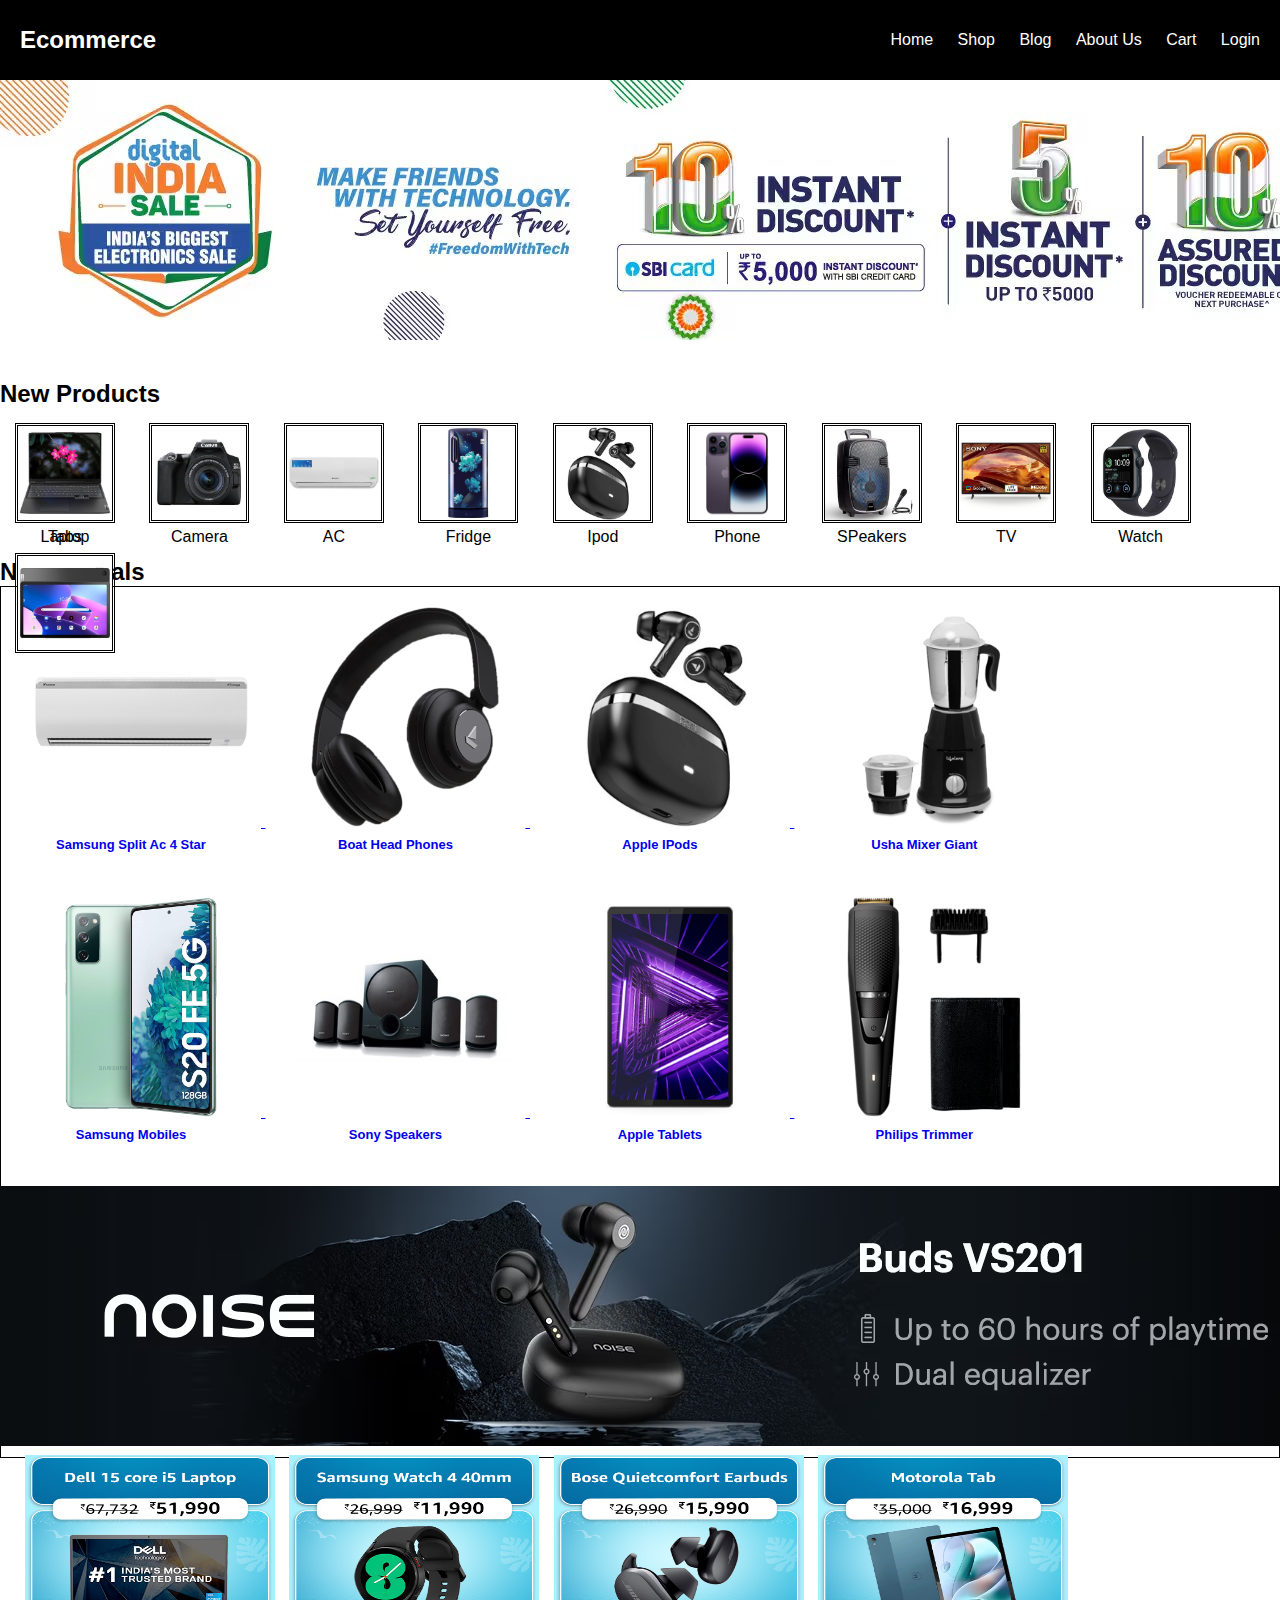
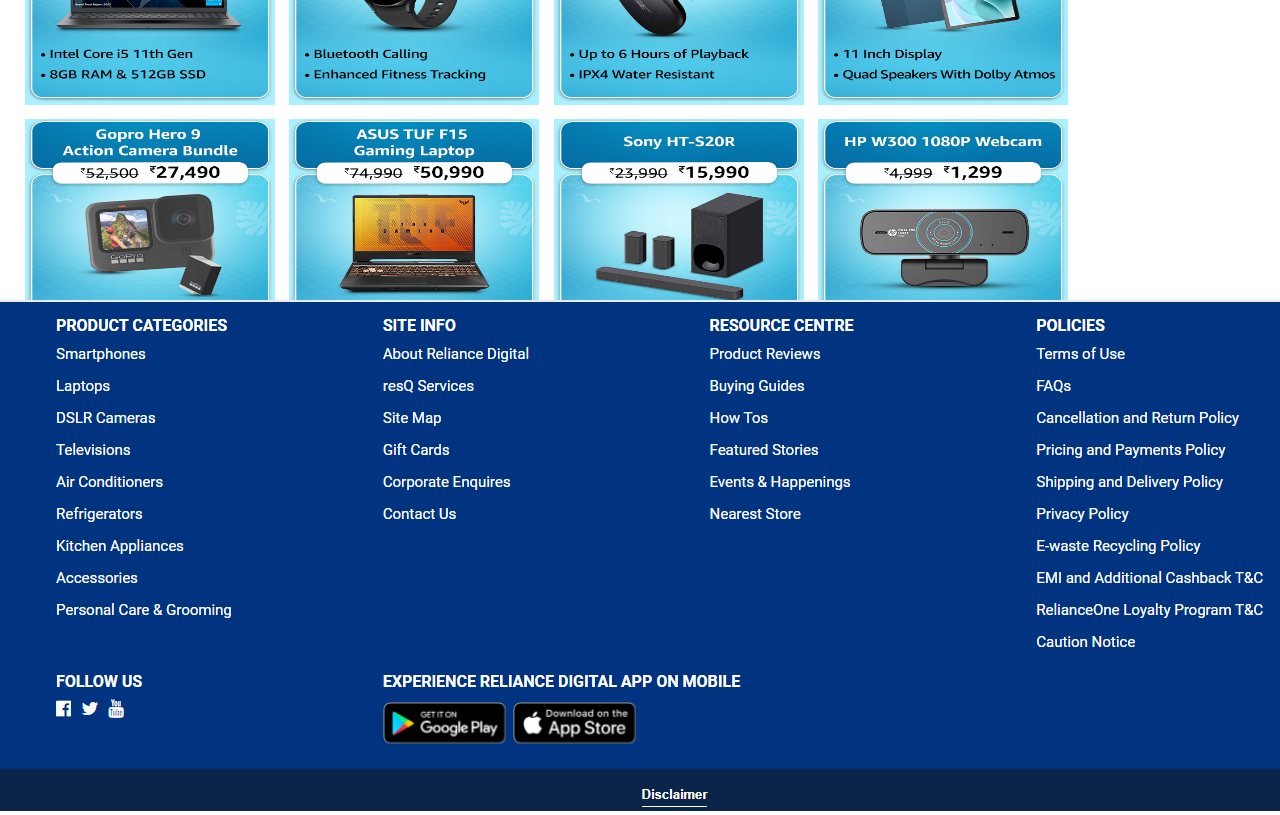
<file: index.html>
<!DOCTYPE html>
<html lang="en">

<head>
    <meta charset="UTF-8">
    <meta name="viewport" content="width=device-width, initial-scale=1.0">
    <link rel="stylesheet" href="styles.css">
    <title>Ecommerce</title>
</head>

<body>

    <div class="main-section">

        <div class="navbar">
            <div class="company">
                <h2>Ecommerce</h2>
            </div>
            <div class="products">
                <ul>
                    <li>Home</li>
                    <li>Shop</li>
                    <li>Blog</li>
                    <li>About Us</li>
                    <li>Cart</li>
                    <li>Login</li>
                </ul>
            </div>

        </div>
        <div class="banner-section">
            <img src="assets/Banner-1.jpg" alt="banner" />
        </div>
        <div>
            <h2>New Products</h2>
        </div>
        <div class="category-section">
            <ul>
                <li>
                    <img src="assets/Categories/laptop.jpg" />
                    <span>Laptop</span>
                </li>
                <li>
                    <img src="assets/Categories/camera.jpg" />
                    <span>Camera</span>
                </li>
                <li>
                    <img src="assets/Categories/Ac.jpg" />
                    <span>AC</span>
                </li>
                <li>
                    <img src="assets/Categories/fridge.jpg" />
                    <span>Fridge</span>
                </li>
                <li>
                    <img src="assets/Categories/ipods.jpg" />
                    <span>Ipod</span>
                </li>
                <li>
                    <img src="assets/Categories/phone.png" />
                    <span>Phone</span>
                </li>
                <li>
                    <img src="assets/Categories/speakers.jpg" />
                    <span>SPeakers</span>
                </li>
                <li>
                    <img src="assets/Categories/Tv.jpg" />
                    <span>TV</span>
                </li>
                <li>
                    <img src="assets/Categories/watch.jpg" />
                    <span>Watch</span>
                </li>
                <li>
                    <img src="assets/Categories/tabs.jpg" />
                    <span>Tabs</span>
                </li>
            </ul>
        </div>
        <div>
            <h2>New Arrivals</h2>
        </div>

        <div class="arrival-section">
            <div class="sub-section">
                <ul>
                    <a href="Aircondition.html">
                        <li>
                            <img src="assets/Arrival/arr-ac.jpg" alt="" />
                            <span>Samsung Split Ac 4 Star </span>
                        </li>
                    </a>
                    <a href="headphones.html">

                        <li>
                            <img src="assets/Arrival/arr-headP.png" alt="" />
                            <span>Boat Head Phones</span>
                        </li>
                    </a>
                    <a href="ipod.html">

                        <li>
                            <img src="assets/Arrival/arr-ipod.jpg" alt="" />
                            <span>Apple IPods</span>
                        </li>
                    </a>
                    <a href="mixer.html">

                        <li>
                            <img src="assets/Arrival/arr-mixer.jpg" alt="" />
                            <span>Usha Mixer Giant</span>
                        </li>
                    </a>
                    <a href="mobile.html">

                        <li>
                            <img src="assets/Arrival/arr-mobile.png" alt="" />
                            <span>Samsung Mobiles </span>
                        </li>
                    </a>
                    <a href="speaker.html">

                        <li>
                            <img src="assets/Arrival/arr-speaker.jpg" alt="" />
                            <span> Sony Speakers</span>
                        </li>
                    </a>
                    <a href="tabs.html">

                        <li>
                            <img src="assets/Arrival/arr-tab.jpg" alt="" />
                            <span>Apple Tablets</span>
                        </li>
                    </a>
                    <a href="trimmer.html">

                        <li>
                            <img src="assets/Arrival/arr-trimmer.png" alt="" />
                            <span>Philips Trimmer</span>
                        </li>
                    </a>
                    <a href="tv.html">

                        <li>
                            <img src="assets/Arrival/arr-watch.jpg" alt="" />
                            <span>Apple Smart Watch</span>
                        </li>
                    </a>
                    <a href="laptop.html">

                        <li>
                            <img src="assets/Arrival/arr-laptop.png" alt="" />
                            <span>Dell Laptop</span>
                        </li>
                    </a>
                </ul>

            </div>
        </div>
        <div class="banner-2">
            <img src="assets/Banner-2.jpg" alt="">
        </div>
        <div class="discount-section">
            <img src="assets/Discount/disc-1.jpg" alt="">
            <img src="assets/Discount/disc-2.jpg" alt="">
            <img src="assets/Discount/disc-3.jpg" alt="">
            <img src="assets/Discount/disc-4.jpg" alt="">
            <img src="assets/Discount/disc-5.jpg" alt="">
            <img src="assets/Discount/disc-6.jpg" alt="">
            <img src="assets/Discount/disc-7.jpg" alt="">
            <img src="assets/Discount/disc-8.jpg" alt="">
            <img src="assets/Discount/disc-9.jpg" alt="">
            <img src="assets/Discount/disc-10.jpg" alt="">
        </div>
        <div class="footer">
            <img src="assets/footer.png" alt="">
        </div>
    </div>


</body>

</html>
</file>
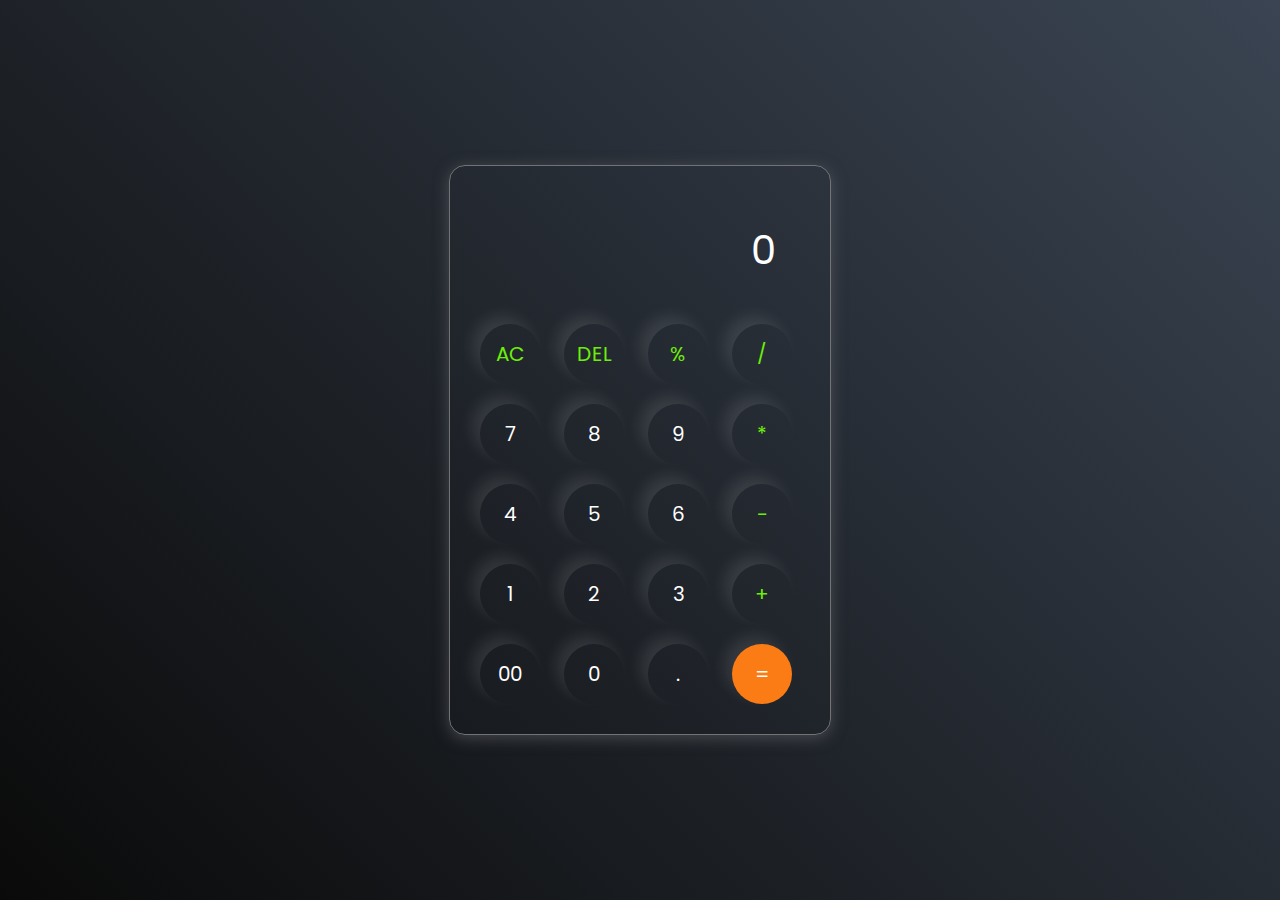
<file: calculator/index.html>
<!DOCTYPE html>
<html lang="en">
  <head>
    <meta charset="UTF-8" />
    <meta http-equiv="X-UA-Compatible" content="IE=edge" />
    <meta name="viewport" content="width=device-width, initial-scale=1.0" />
    <link rel="stylesheet" href="style.css" />
    <title>Calculator - By Code Traversal</title>
  </head>
  <body>
    <div class="container">
      <div class="calculator">
        <input type="text" id="inputBox" placeholder="0" />
        <div>
          <button class="button operator">AC</button>
          <button class="button operator">DEL</button>
          <button class="button operator">%</button>
          <button class="button operator">/</button>
        </div>
        <div>
          <button class="button">7</button>
          <button class="button">8</button>
          <button class="button">9</button>
          <button class="button operator">*</button>
        </div>
        <div>
          <button class="button">4</button>
          <button class="button">5</button>
          <button class="button">6</button>
          <button class="button operator">-</button>
        </div>
        <div>
          <button class="button">1</button>
          <button class="button">2</button>
          <button class="button">3</button>
          <button class="button operator">+</button>
        </div>

        <div>
          <button class="button">00</button>
          <button class="button">0</button>
          <button class="button">.</button>
          <button class="button equalBtn">=</button>
        </div>
      </div>
    </div>

    <script src="script.js"></script>
  </body>
</html>
</file>
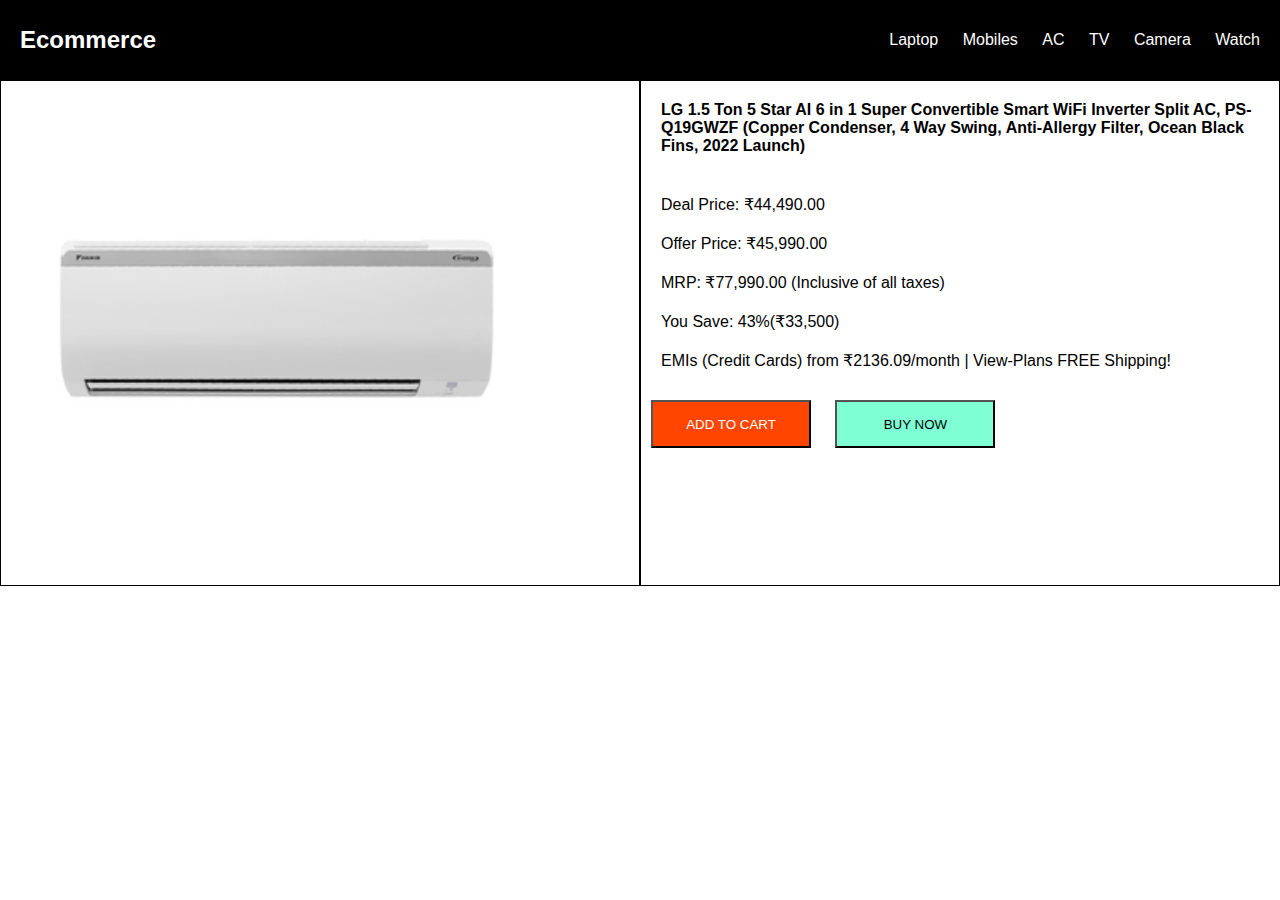
<file: Aircondition.html>
<!DOCTYPE html>
<html lang="en">

<head>
    <meta charset="UTF-8">
    <meta name="viewport" content="width=device-width, initial-scale=1.0">
    <link rel="stylesheet" href="styles.css" />
    <title>AC</title>
</head>

<body>
    <div class="navbar">
        <div class="company">
            <h2>Ecommerce</h2>
        </div>
        <div class="products">
            <ul>
                <li>Laptop</li>
                <li>Mobiles</li>
                <li>AC</li>
                <li>TV</li>
                <li>Camera</li>
                <li>Watch</li>
            </ul>
        </div>

    </div>

    <div class="product-detail">
        <div class="pro-left">
            <img src="assets/Arrival/arr-ac.jpg" alt="">
        </div>
        <div class="pro-right">
            <h4>
                LG 1.5 Ton 5 Star AI 6 in 1 Super Convertible Smart WiFi Inverter Split AC, PS-Q19GWZF (Copper Condenser, 4 Way Swing, Anti-Allergy Filter, Ocean Black Fins, 2022 Launch)

            </h4>
            <ul>
                <li>Deal Price: ₹44,490.00</li>
                <li>Offer Price: ₹45,990.00</li>
                <li>MRP: ₹77,990.00 (Inclusive of all taxes)</li>
                <li>You Save: 43%(₹33,500)</li>
                <li>EMIs (Credit Cards) from ₹2136.09/month | View-Plans FREE Shipping!
                </li>
            </ul>
            <div class="pro-button">
                <button class="addBtn">ADD TO CART</button>
                <button class="buyBtn">BUY NOW</button>
            </div>
        </div>

    </div>

</body>

</html>
</file>
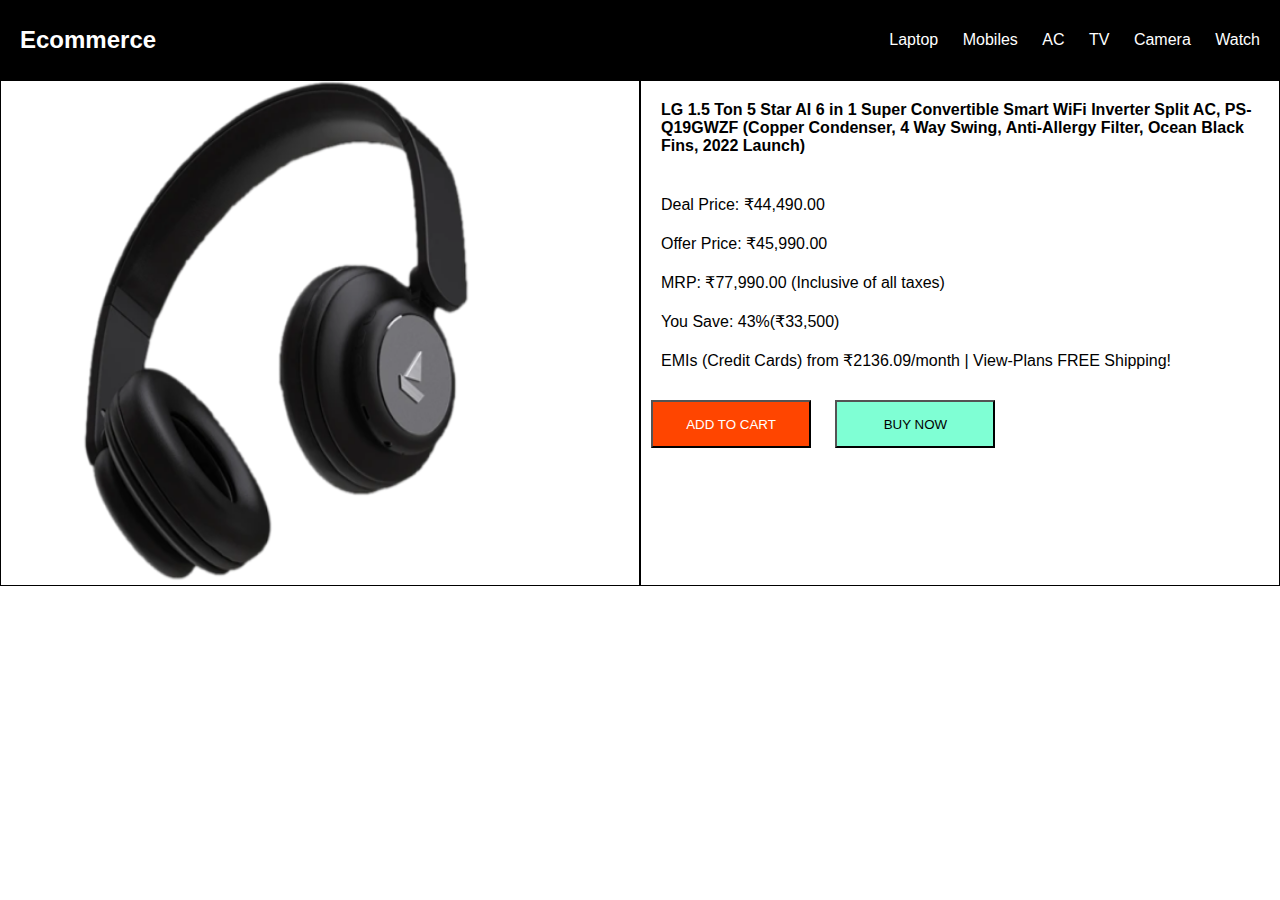
<file: headphones.html>
<!DOCTYPE html>
<html lang="en">

<head>
    <meta charset="UTF-8">
    <meta name="viewport" content="width=device-width, initial-scale=1.0">
    <link rel="stylesheet" href="styles.css" />
    <title>HeadPhone</title>
</head>

<body>
    <div class="navbar">
        <div class="company">
            <h2>Ecommerce</h2>
        </div>
        <div class="products">
            <ul>
                <li>Laptop</li>
                <li>Mobiles</li>
                <li>AC</li>
                <li>TV</li>
                <li>Camera</li>
                <li>Watch</li>
            </ul>
        </div>

    </div>

    <div class="product-detail">
        <div class="pro-left">
            <img src="assets/Arrival/arr-headP.png" alt="">
        </div>
        <div class="pro-right">
            <h4>
                LG 1.5 Ton 5 Star AI 6 in 1 Super Convertible Smart WiFi Inverter Split AC, PS-Q19GWZF (Copper Condenser, 4 Way Swing, Anti-Allergy Filter, Ocean Black Fins, 2022 Launch)

            </h4>
            <ul>
                <li>Deal Price: ₹44,490.00</li>
                <li>Offer Price: ₹45,990.00</li>
                <li>MRP: ₹77,990.00 (Inclusive of all taxes)</li>
                <li>You Save: 43%(₹33,500)</li>
                <li>EMIs (Credit Cards) from ₹2136.09/month | View-Plans FREE Shipping!
                </li>
            </ul>
            <div class="pro-button">
                <button class="addBtn">ADD TO CART</button>
                <button class="buyBtn">BUY NOW</button>
            </div>
        </div>

    </div>

</body>

</html>
</file>
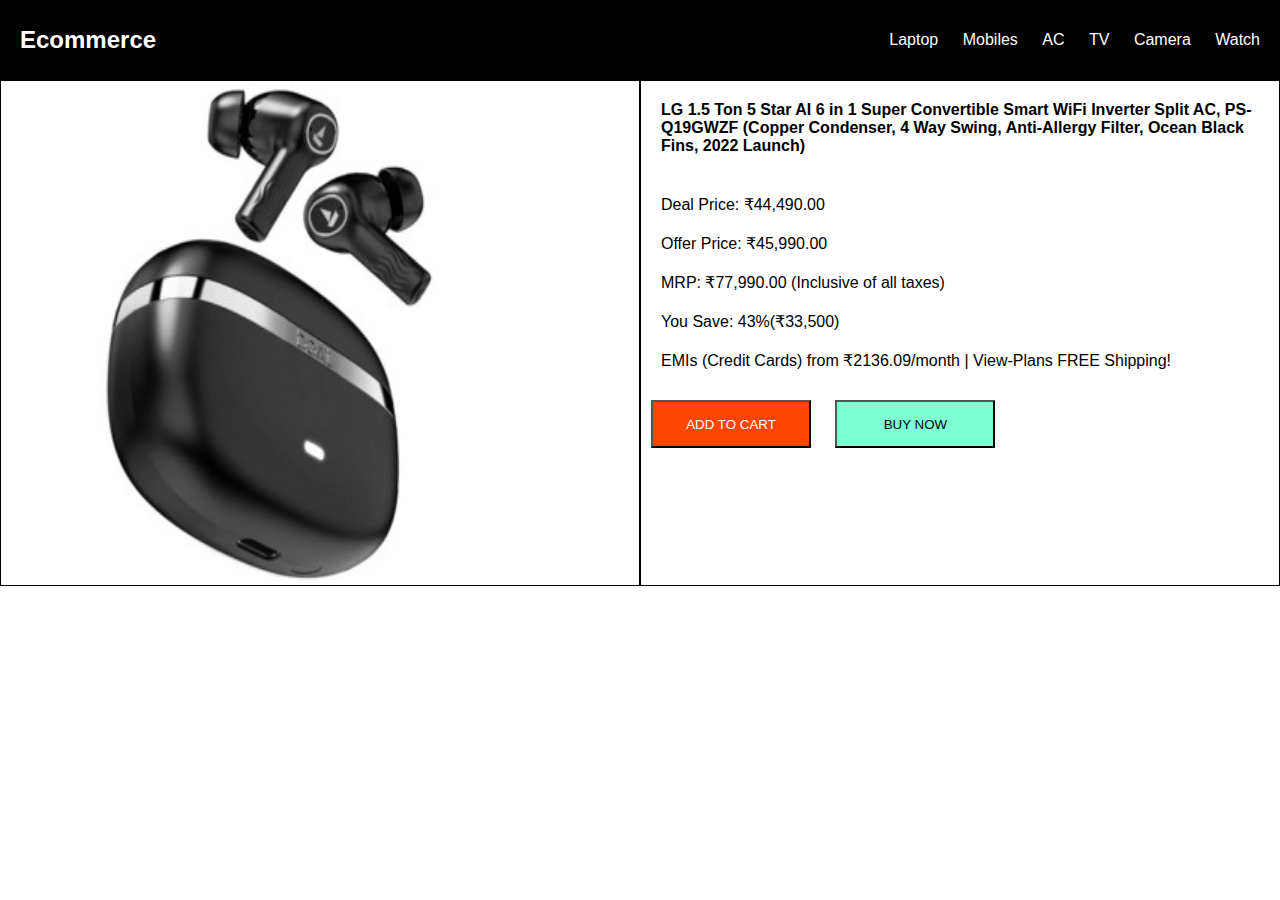
<file: ipod.html>
<!DOCTYPE html>
<html lang="en">

<head>
    <meta charset="UTF-8">
    <meta name="viewport" content="width=device-width, initial-scale=1.0">
    <link rel="stylesheet" href="styles.css" />
    <title>Ipod</title>
</head>

<body>
    <div class="navbar">
        <div class="company">
            <h2>Ecommerce</h2>
        </div>
        <div class="products">
            <ul>
                <li>Laptop</li>
                <li>Mobiles</li>
                <li>AC</li>
                <li>TV</li>
                <li>Camera</li>
                <li>Watch</li>
            </ul>
        </div>

    </div>

    <div class="product-detail">
        <div class="pro-left">
            <img src="assets/Arrival/arr-ipod.jpg" alt="">
        </div>
        <div class="pro-right">
            <h4>
                LG 1.5 Ton 5 Star AI 6 in 1 Super Convertible Smart WiFi Inverter Split AC, PS-Q19GWZF (Copper Condenser, 4 Way Swing, Anti-Allergy Filter, Ocean Black Fins, 2022 Launch)

            </h4>
            <ul>
                <li>Deal Price: ₹44,490.00</li>
                <li>Offer Price: ₹45,990.00</li>
                <li>MRP: ₹77,990.00 (Inclusive of all taxes)</li>
                <li>You Save: 43%(₹33,500)</li>
                <li>EMIs (Credit Cards) from ₹2136.09/month | View-Plans FREE Shipping!
                </li>
            </ul>
            <div class="pro-button">
                <button class="addBtn">ADD TO CART</button>
                <button class="buyBtn">BUY NOW</button>
            </div>
        </div>

    </div>

</body>

</html>
</file>
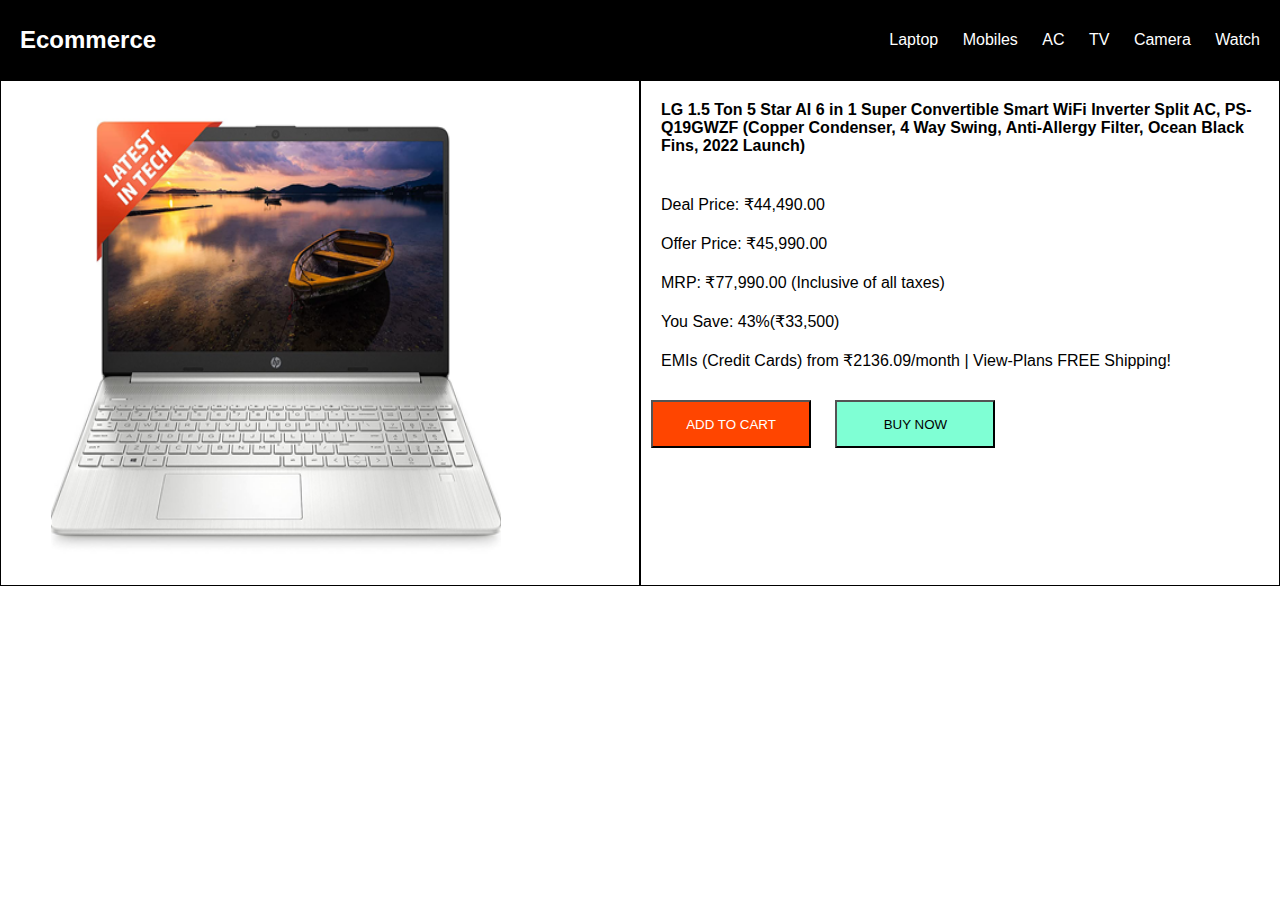
<file: laptop.html>
<!DOCTYPE html>
<html lang="en">

<head>
    <meta charset="UTF-8">
    <meta name="viewport" content="width=device-width, initial-scale=1.0">
    <link rel="stylesheet" href="styles.css" />
    <title>Laptop</title>
</head>

<body>
    <div class="navbar">
        <div class="company">
            <h2>Ecommerce</h2>
        </div>
        <div class="products">
            <ul>
                <li>Laptop</li>
                <li>Mobiles</li>
                <li>AC</li>
                <li>TV</li>
                <li>Camera</li>
                <li>Watch</li>
            </ul>
        </div>

    </div>

    <div class="product-detail">
        <div class="pro-left">
            <img src="assets/Arrival/arr-laptop.png" alt="">
        </div>
        <div class="pro-right">
            <h4>
                LG 1.5 Ton 5 Star AI 6 in 1 Super Convertible Smart WiFi Inverter Split AC, PS-Q19GWZF (Copper Condenser, 4 Way Swing, Anti-Allergy Filter, Ocean Black Fins, 2022 Launch)

            </h4>
            <ul>
                <li>Deal Price: ₹44,490.00</li>
                <li>Offer Price: ₹45,990.00</li>
                <li>MRP: ₹77,990.00 (Inclusive of all taxes)</li>
                <li>You Save: 43%(₹33,500)</li>
                <li>EMIs (Credit Cards) from ₹2136.09/month | View-Plans FREE Shipping!
                </li>
            </ul>
            <div class="pro-button">
                <button class="addBtn">ADD TO CART</button>
                <button class="buyBtn">BUY NOW</button>
            </div>
        </div>

    </div>

</body>

</html>
</file>
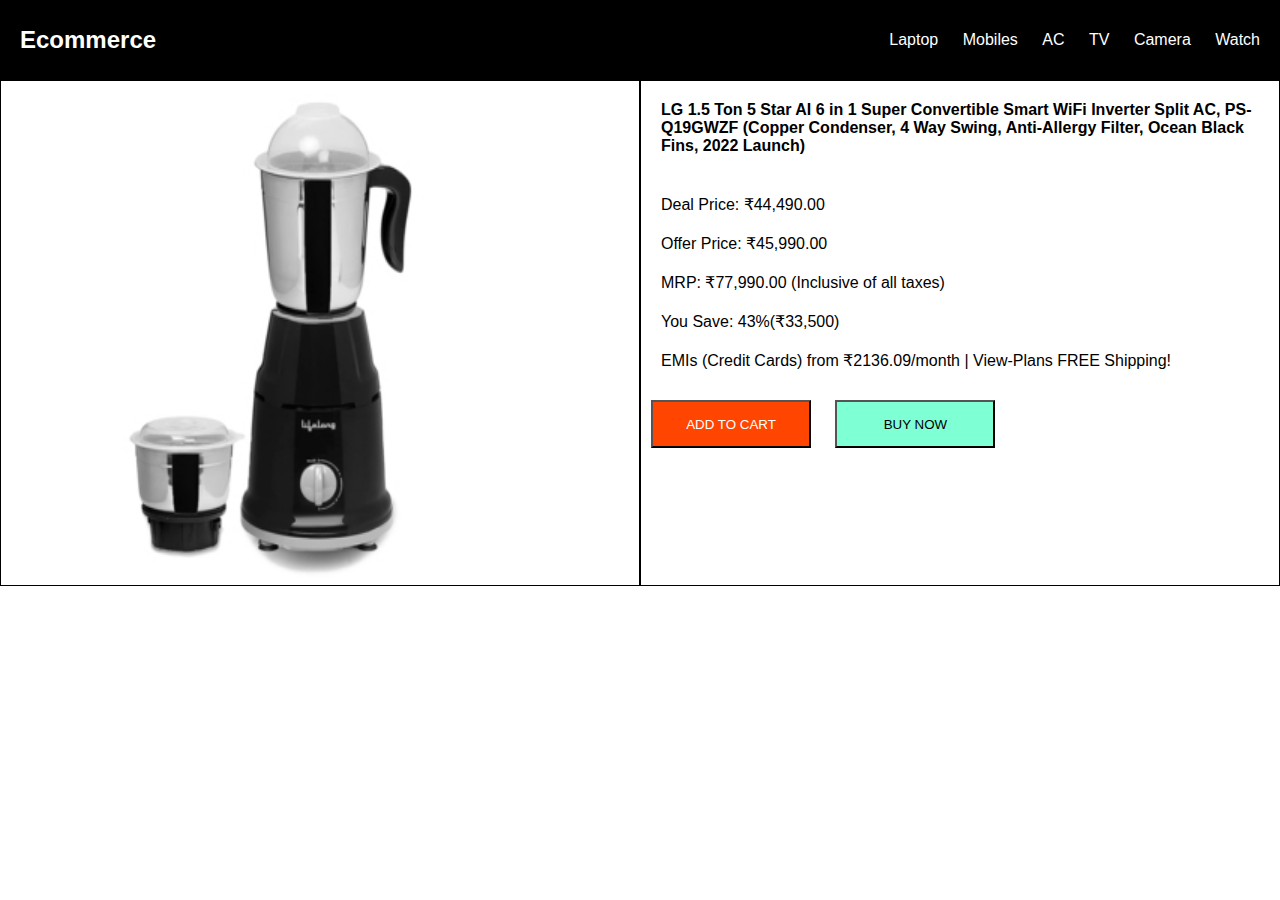
<file: mixer.html>
<!DOCTYPE html>
<html lang="en">

<head>
    <meta charset="UTF-8">
    <meta name="viewport" content="width=device-width, initial-scale=1.0">
    <link rel="stylesheet" href="styles.css" />
    <title>Mixer</title>
</head>

<body>
    <div class="navbar">
        <div class="company">
            <h2>Ecommerce</h2>
        </div>
        <div class="products">
            <ul>
                <li>Laptop</li>
                <li>Mobiles</li>
                <li>AC</li>
                <li>TV</li>
                <li>Camera</li>
                <li>Watch</li>
            </ul>
        </div>

    </div>

    <div class="product-detail">
        <div class="pro-left">
            <img src="assets/Arrival/arr-mixer.jpg" alt="">
        </div>
        <div class="pro-right">
            <h4>
                LG 1.5 Ton 5 Star AI 6 in 1 Super Convertible Smart WiFi Inverter Split AC, PS-Q19GWZF (Copper Condenser, 4 Way Swing, Anti-Allergy Filter, Ocean Black Fins, 2022 Launch)

            </h4>
            <ul>
                <li>Deal Price: ₹44,490.00</li>
                <li>Offer Price: ₹45,990.00</li>
                <li>MRP: ₹77,990.00 (Inclusive of all taxes)</li>
                <li>You Save: 43%(₹33,500)</li>
                <li>EMIs (Credit Cards) from ₹2136.09/month | View-Plans FREE Shipping!
                </li>
            </ul>
            <div class="pro-button">
                <button class="addBtn">ADD TO CART</button>
                <button class="buyBtn">BUY NOW</button>
            </div>
        </div>

    </div>

</body>

</html>
</file>
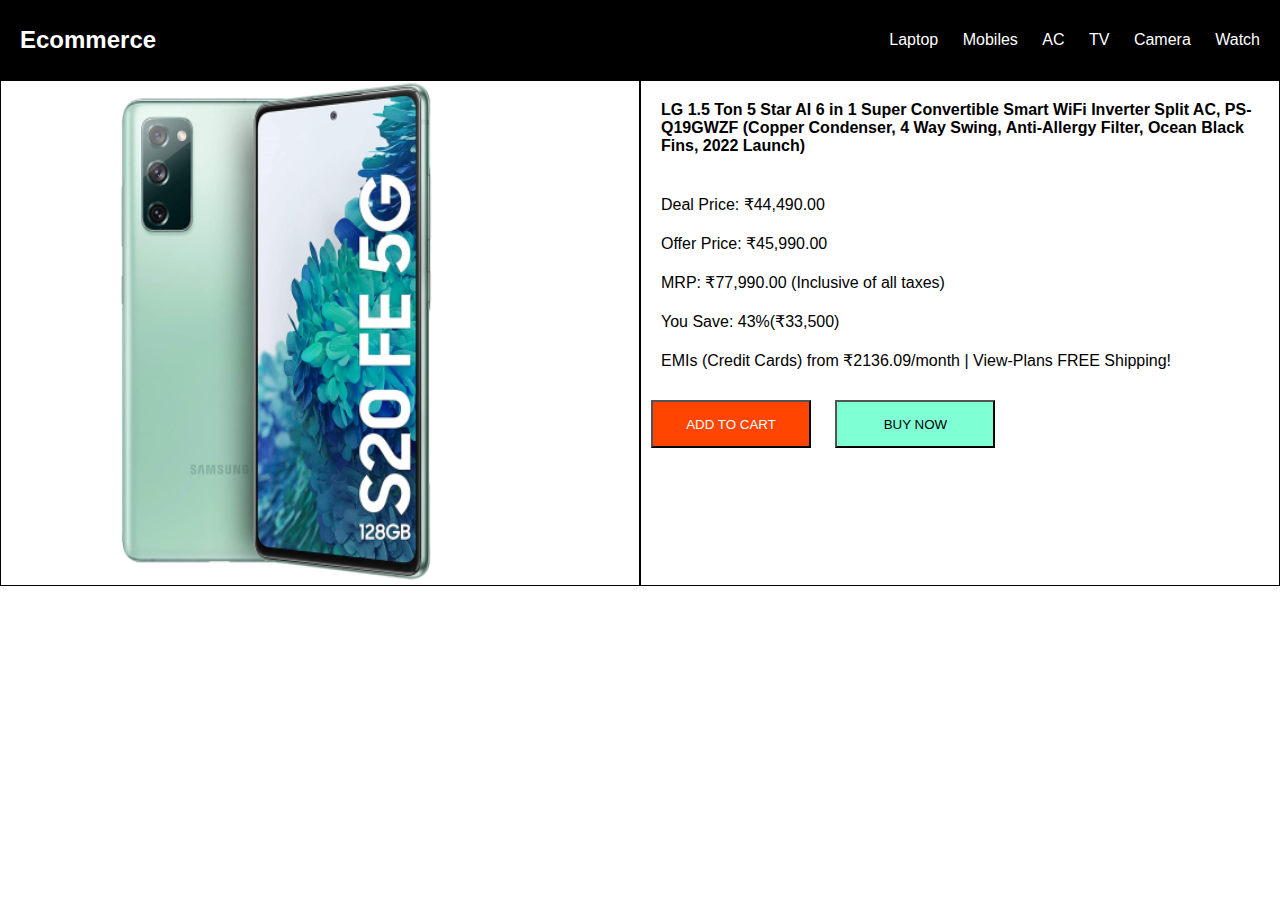
<file: mobile.html>
<!DOCTYPE html>
<html lang="en">

<head>
    <meta charset="UTF-8">
    <meta name="viewport" content="width=device-width, initial-scale=1.0">
    <link rel="stylesheet" href="styles.css" />
    <title>Mobile</title>
</head>

<body>
    <div class="navbar">
        <div class="company">
            <h2>Ecommerce</h2>
        </div>
        <div class="products">
            <ul>
                <li>Laptop</li>
                <li>Mobiles</li>
                <li>AC</li>
                <li>TV</li>
                <li>Camera</li>
                <li>Watch</li>
            </ul>
        </div>

    </div>

    <div class="product-detail">
        <div class="pro-left">
            <img src="assets/Arrival/arr-mobile.png" alt="">
        </div>
        <div class="pro-right">
            <h4>
                LG 1.5 Ton 5 Star AI 6 in 1 Super Convertible Smart WiFi Inverter Split AC, PS-Q19GWZF (Copper Condenser, 4 Way Swing, Anti-Allergy Filter, Ocean Black Fins, 2022 Launch)

            </h4>
            <ul>
                <li>Deal Price: ₹44,490.00</li>
                <li>Offer Price: ₹45,990.00</li>
                <li>MRP: ₹77,990.00 (Inclusive of all taxes)</li>
                <li>You Save: 43%(₹33,500)</li>
                <li>EMIs (Credit Cards) from ₹2136.09/month | View-Plans FREE Shipping!
                </li>
            </ul>
            <div class="pro-button">
                <button class="addBtn">ADD TO CART</button>
                <button class="buyBtn">BUY NOW</button>
            </div>
        </div>

    </div>

</body>

</html>
</file>
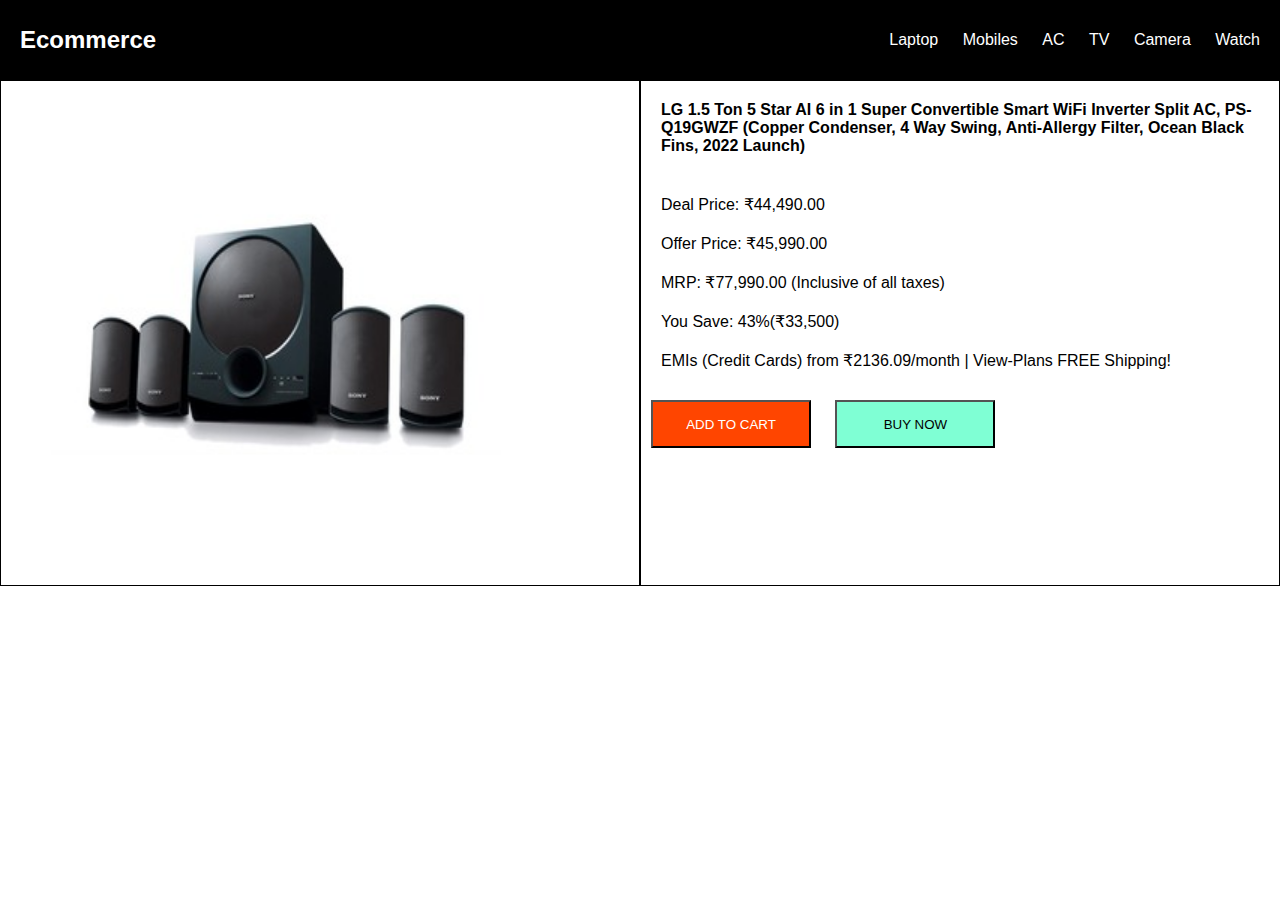
<file: speaker.html>
<!DOCTYPE html>
<html lang="en">

<head>
    <meta charset="UTF-8">
    <meta name="viewport" content="width=device-width, initial-scale=1.0">
    <link rel="stylesheet" href="styles.css" />
    <title>Speaker</title>
</head>

<body>
    <div class="navbar">
        <div class="company">
            <h2>Ecommerce</h2>
        </div>
        <div class="products">
            <ul>
                <li>Laptop</li>
                <li>Mobiles</li>
                <li>AC</li>
                <li>TV</li>
                <li>Camera</li>
                <li>Watch</li>
            </ul>
        </div>

    </div>

    <div class="product-detail">
        <div class="pro-left">
            <img src="assets/Arrival/arr-speaker.jpg" alt="">
        </div>
        <div class="pro-right">
            <h4>
                LG 1.5 Ton 5 Star AI 6 in 1 Super Convertible Smart WiFi Inverter Split AC, PS-Q19GWZF (Copper Condenser, 4 Way Swing, Anti-Allergy Filter, Ocean Black Fins, 2022 Launch)

            </h4>
            <ul>
                <li>Deal Price: ₹44,490.00</li>
                <li>Offer Price: ₹45,990.00</li>
                <li>MRP: ₹77,990.00 (Inclusive of all taxes)</li>
                <li>You Save: 43%(₹33,500)</li>
                <li>EMIs (Credit Cards) from ₹2136.09/month | View-Plans FREE Shipping!
                </li>
            </ul>
            <div class="pro-button">
                <button class="addBtn">ADD TO CART</button>
                <button class="buyBtn">BUY NOW</button>
            </div>
        </div>

    </div>

</body>

</html>
</file>
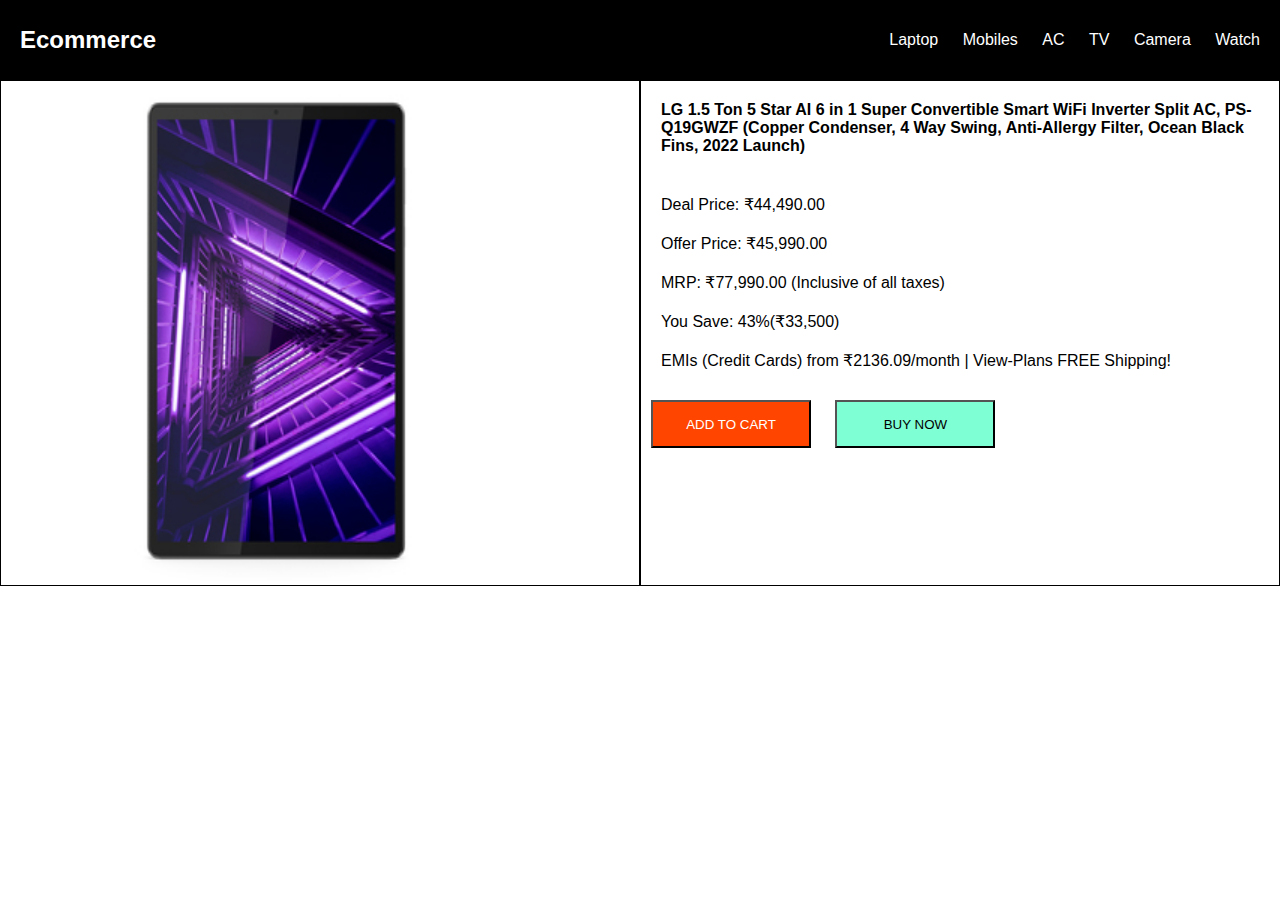
<file: tabs.html>
<!DOCTYPE html>
<html lang="en">

<head>
    <meta charset="UTF-8">
    <meta name="viewport" content="width=device-width, initial-scale=1.0">
    <link rel="stylesheet" href="styles.css" />
    <title>Tablet</title>
</head>

<body>
    <div class="navbar">
        <div class="company">
            <h2>Ecommerce</h2>
        </div>
        <div class="products">
            <ul>
                <li>Laptop</li>
                <li>Mobiles</li>
                <li>AC</li>
                <li>TV</li>
                <li>Camera</li>
                <li>Watch</li>
            </ul>
        </div>

    </div>

    <div class="product-detail">
        <div class="pro-left">
            <img src="assets/Arrival/arr-tab.jpg" alt="">
        </div>
        <div class="pro-right">
            <h4>
                LG 1.5 Ton 5 Star AI 6 in 1 Super Convertible Smart WiFi Inverter Split AC, PS-Q19GWZF (Copper Condenser, 4 Way Swing, Anti-Allergy Filter, Ocean Black Fins, 2022 Launch)

            </h4>
            <ul>
                <li>Deal Price: ₹44,490.00</li>
                <li>Offer Price: ₹45,990.00</li>
                <li>MRP: ₹77,990.00 (Inclusive of all taxes)</li>
                <li>You Save: 43%(₹33,500)</li>
                <li>EMIs (Credit Cards) from ₹2136.09/month | View-Plans FREE Shipping!
                </li>
            </ul>
            <div class="pro-button">
                <button class="addBtn">ADD TO CART</button>
                <button class="buyBtn">BUY NOW</button>
            </div>
        </div>

    </div>

</body>

</html>
</file>
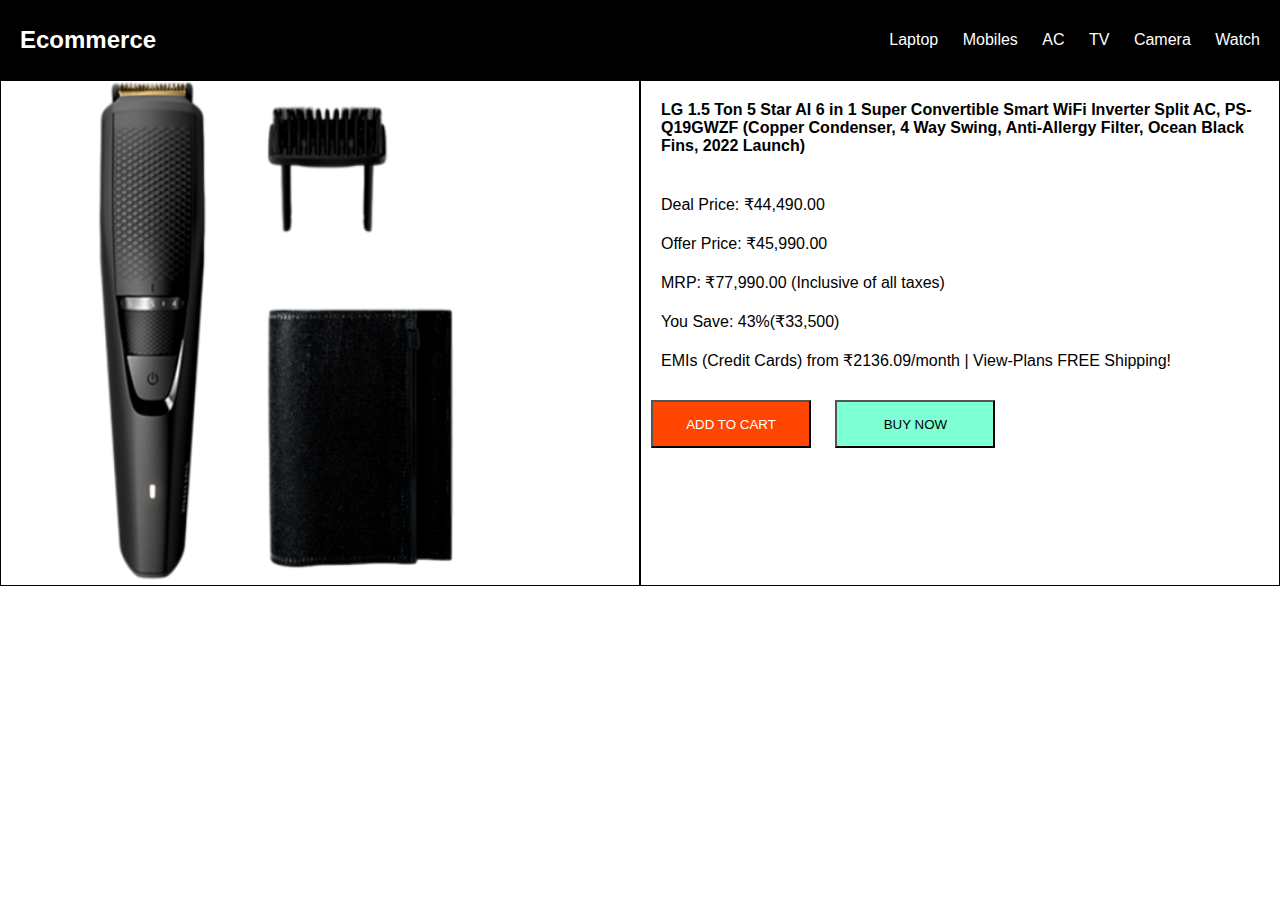
<file: trimmer.html>
<!DOCTYPE html>
<html lang="en">

<head>
    <meta charset="UTF-8">
    <meta name="viewport" content="width=device-width, initial-scale=1.0">
    <link rel="stylesheet" href="styles.css" />
    <title>Trimmer</title>
</head>

<body>
    <div class="navbar">
        <div class="company">
            <h2>Ecommerce</h2>
        </div>
        <div class="products">
            <ul>
                <li>Laptop</li>
                <li>Mobiles</li>
                <li>AC</li>
                <li>TV</li>
                <li>Camera</li>
                <li>Watch</li>
            </ul>
        </div>

    </div>

    <div class="product-detail">
        <div class="pro-left">
            <img src="assets/Arrival/arr-trimmer.png" alt="">
        </div>
        <div class="pro-right">
            <h4>
                LG 1.5 Ton 5 Star AI 6 in 1 Super Convertible Smart WiFi Inverter Split AC, PS-Q19GWZF (Copper Condenser, 4 Way Swing, Anti-Allergy Filter, Ocean Black Fins, 2022 Launch)

            </h4>
            <ul>
                <li>Deal Price: ₹44,490.00</li>
                <li>Offer Price: ₹45,990.00</li>
                <li>MRP: ₹77,990.00 (Inclusive of all taxes)</li>
                <li>You Save: 43%(₹33,500)</li>
                <li>EMIs (Credit Cards) from ₹2136.09/month | View-Plans FREE Shipping!
                </li>
            </ul>
            <div class="pro-button">
                <button class="addBtn">ADD TO CART</button>
                <button class="buyBtn">BUY NOW</button>
            </div>
        </div>

    </div>

</body>

</html>
</file>
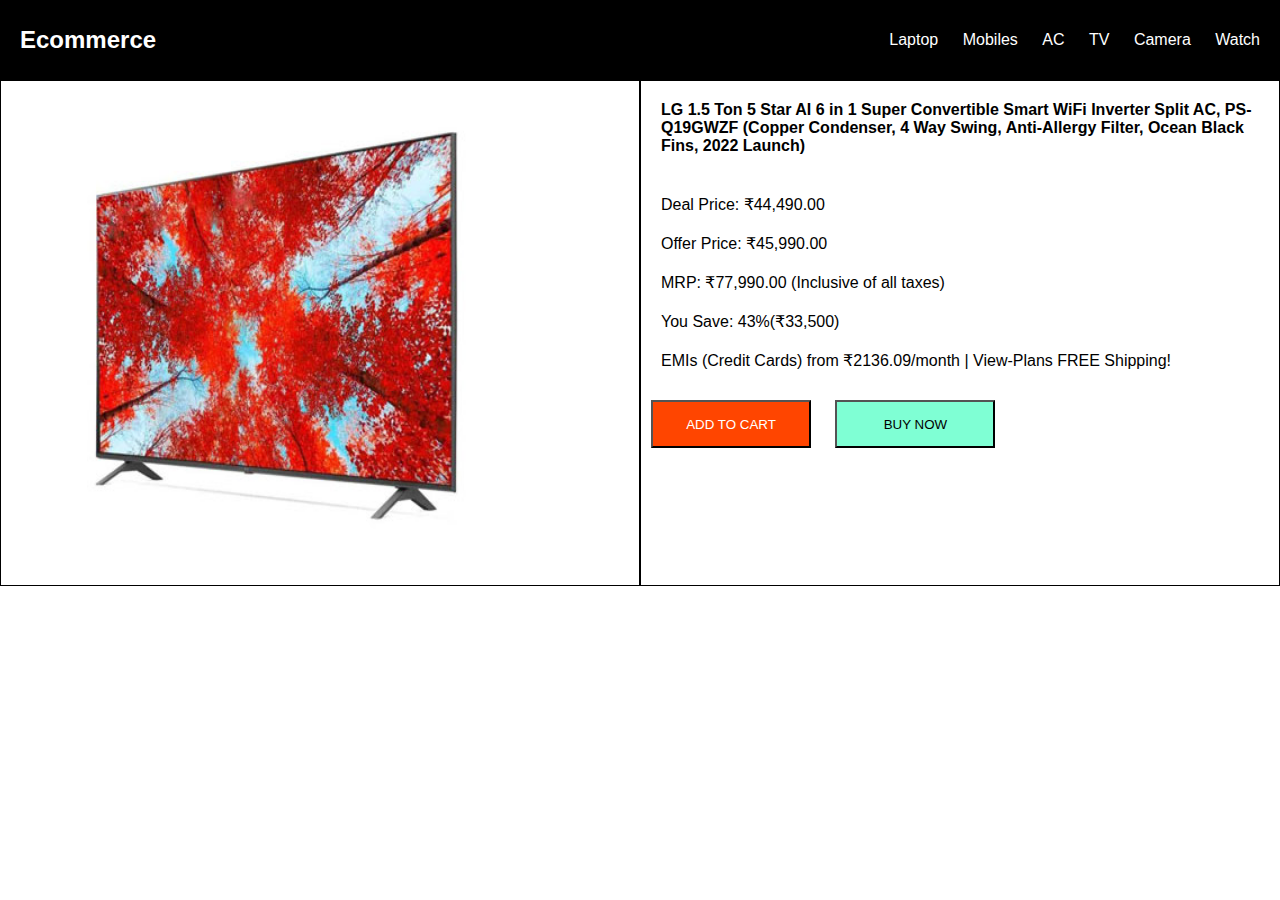
<file: tv.html>
<!DOCTYPE html>
<html lang="en">

<head>
    <meta charset="UTF-8">
    <meta name="viewport" content="width=device-width, initial-scale=1.0">
    <link rel="stylesheet" href="styles.css" />
    <title>Television</title>
</head>

<body>
    <div class="navbar">
        <div class="company">
            <h2>Ecommerce</h2>
        </div>
        <div class="products">
            <ul>
                <li>Laptop</li>
                <li>Mobiles</li>
                <li>AC</li>
                <li>TV</li>
                <li>Camera</li>
                <li>Watch</li>
            </ul>
        </div>

    </div>

    <div class="product-detail">
        <div class="pro-left">
            <img src="assets/Arrival/arr-watch.jpg" alt="">
        </div>
        <div class="pro-right">
            <h4>
                LG 1.5 Ton 5 Star AI 6 in 1 Super Convertible Smart WiFi Inverter Split AC, PS-Q19GWZF (Copper Condenser, 4 Way Swing, Anti-Allergy Filter, Ocean Black Fins, 2022 Launch)

            </h4>
            <ul>
                <li>Deal Price: ₹44,490.00</li>
                <li>Offer Price: ₹45,990.00</li>
                <li>MRP: ₹77,990.00 (Inclusive of all taxes)</li>
                <li>You Save: 43%(₹33,500)</li>
                <li>EMIs (Credit Cards) from ₹2136.09/month | View-Plans FREE Shipping!
                </li>
            </ul>
            <div class="pro-button">
                <button class="addBtn">ADD TO CART</button>
                <button class="buyBtn">BUY NOW</button>
            </div>
        </div>

    </div>

</body>

</html>
</file>
<file: styles.css>
* {
    margin: 0;
    padding: 0;
    box-sizing: border-box;
    font-family: sans-serif;
}

.navbar {
    width: 100%;
    height: 80px;
    background-color: black;
    cursor: pointer;
}

.banner-section {
    width: 100%;
    height: 300px;
}

.category-section {
    width: 100%;
    height: 150px;
}

.arrival-section {
    width: 100%;
    height: 150px;
}

.discount-section {
    width: 100%;
    height: 150px;
}

.category-section ul li {
    list-style: none;
    display: inline-flex;
    width: 100px;
    height: 100px;
    justify-content: center;
    align-items: center;
    margin: 15px;
    border: 3px double black;
    flex-direction: column;
}

.category-section ul {
    position: relative;
}

.category-section span {
    position: absolute;
    top: 120px;
}

.category-section ul li img {
    width: 100%;
}

.arrival-section ul li {
    list-style: none;
    display: inline-flex;
    width: 220px;
    height: 220px;
    margin: 20px;
    margin-bottom: 50px;
    flex-direction: column;
}

.arrival-section ul li span {
    font-size: small;
    text-align: center;
    margin-top: 10px;
    font-weight: bold;
}

.sub-section ul li:hover {
    transform: scale(1.2);
}

.category-section li:hover {
    transform: scale(1.2);
}

.sub-section ul li img {
    width: 100%;
    margin-left: 10px;
}

.sub-section {
    border: 1px solid black;
}

.banner-2 {
    position: relative;
    top: 450px;
}

.discount-section {
    position: relative;
    top: 450px;
    padding-left: 20px;
}

.discount-section img {
    width: 250px;
    height: 250px;
    margin: 5px;
}

.footer {
    width: 100%;
    min-width: 100vw;
    position: relative;
    top: 750px;
}

.category-section ul li {
    flex-direction: column;
}

.navbar {
    display: flex;
    justify-content: space-between;
    align-items: center;
    color: white;
}

.company h2 {
    margin-left: 20px;
}

.products ul li {
    display: inline-flex;
    list-style: none;
    margin-right: 20px;
}

.product-detail {
    display: flex;
}

.pro-left {
    width: 100%;
    max-width: 50%;
    border: 1px solid black;
}

.pro-left img {
    width: 500px;
    height: 500px;
    padding-left: 50px;
}

.pro-right {
    width: 100%;
    max-width: 50%;
    border: 1px solid black;
}

.pro-right h4 {
    padding: 20px;
}

.pro-right ul li {
    list-style: none;
    margin: 20px;
}

.pro-button {
    width: 100%;
}

.addBtn,
.buyBtn {
    width: 10rem;
    height: 3rem;
    margin: 10px;
}

.addBtn {
    background-color: orangered;
    color: white;
}

.buyBtn {
    background-color: aquamarine;
}
</file>
<file: calculator/style.css>
@import url('https://fonts.googleapis.com/css2?family=Poppins:wght@500&display=swap');

*{
    margin: 0;
    padding: 0;
    box-sizing: border-box;
    font-family: 'Poppins', sans-serif;
}

body{
    width: 100%;
    height: 100vh;
    display: flex;
    justify-content: center;
    align-items: center;
    background: linear-gradient(45deg, #0a0a0a, #3a4452);
}

.calculator{
    border: 1px solid #717377;
    padding: 20px;
    border-radius: 16px;
    background: transparent;
    box-shadow: 0px 3px 15px rgba(113, 115, 119, 0.5);

}

input{
    width: 320px;
    border: none;
    padding: 24px;
    margin: 10px;
    background: transparent;
    box-shadow: 0px 3px 15px rgbs(84, 84, 84, 0.1);
    font-size: 40px;
    text-align: right;
    cursor: pointer;
    color: #ffffff;
}

input::placeholder{
    color: #ffffff;
}

button{
    border: none;
    width: 60px;
    height: 60px;
    margin: 10px;
    border-radius: 50%;
    background: transparent;
    color: #ffffff;
    font-size: 20px;
    box-shadow: -8px -8px 15px rgba(255, 255, 255, 0.1);
    cursor: pointer;
}

.equalBtn{
    background-color: #fb7c14;
}

.operator{
    color: #6dee0a;
}
</file>
